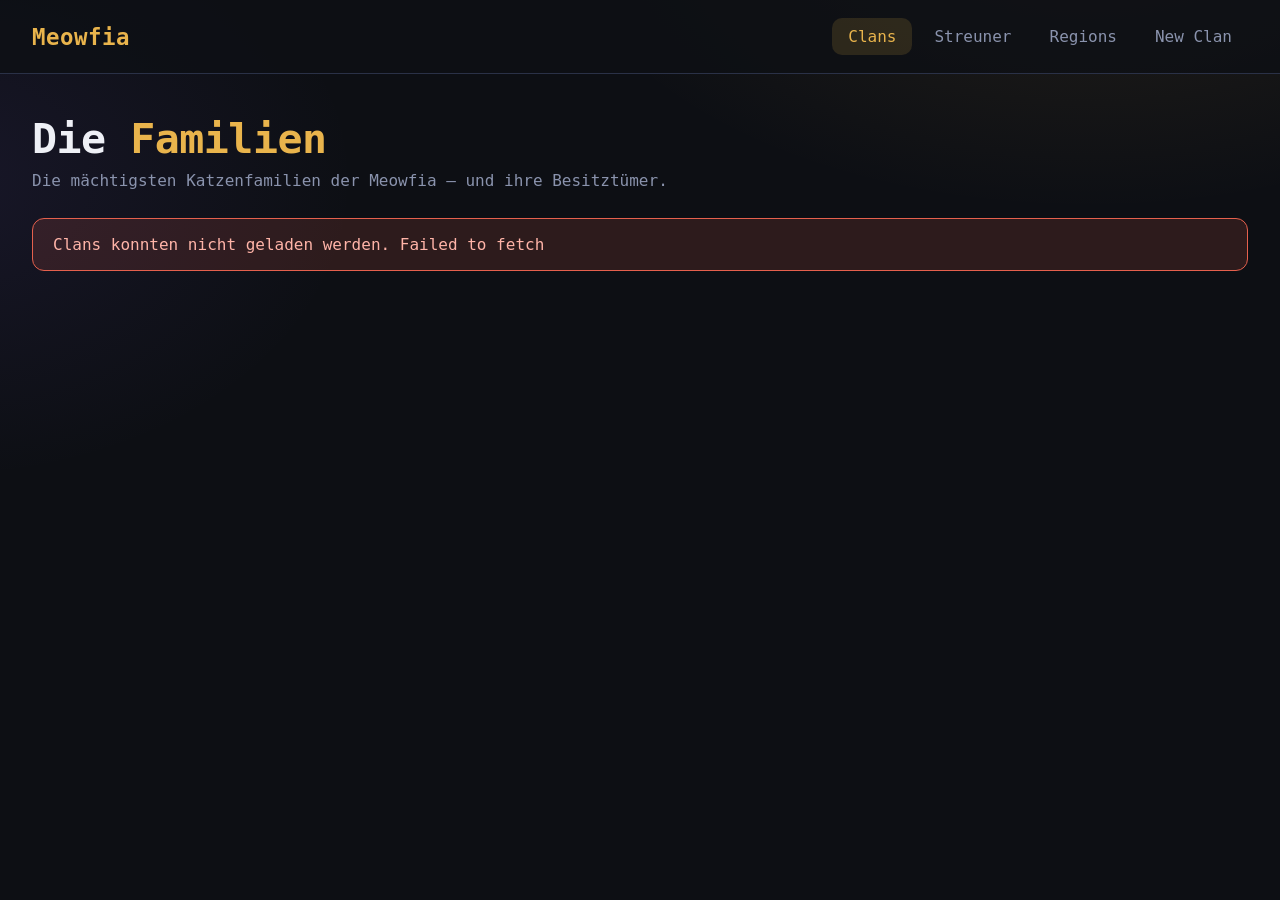
<file: index.html>
<!DOCTYPE html>
<html lang="de">

<head>
    <meta charset="UTF-8">
    <meta name="viewport" content="width=device-width, initial-scale=1.0">
    <title>Meowfia - Die Clans</title>
    <link rel="stylesheet" href="assets/css/style-clans.css">
    <script type="module" src="assets/js/main.js" defer></script>
</head>

<body>
    <header>
        <nav>
            <p>Meowfia</p>
            <ul>
                <li class="active"><a href="./index.html">Clans</a></li>
                <li><a href="./assets/html/streuner.html">Streuner</a></li>
                <li><a href="./assets/html/region.html">Regions</a></li>
                <li><a href="./assets/html/createClan.html">New Clan</a></li>
            </ul>
        </nav>
    </header>

    <main class="clanlistpage">
        <section class="pagehead">
            <h1>Die <span>Familien</span></h1>
            <p>Die mächtigsten Katzenfamilien der Meowfia – und ihre Besitztümer.</p>
        </section>

        <div class="error clanerror" role="alert" aria-live="polite"></div>
        <section class="clans" aria-label="Alle Clans">
            <p class="clanstatus">Lade Clans …</p>
        </section>
    </main>
</body>

</html>
</file>
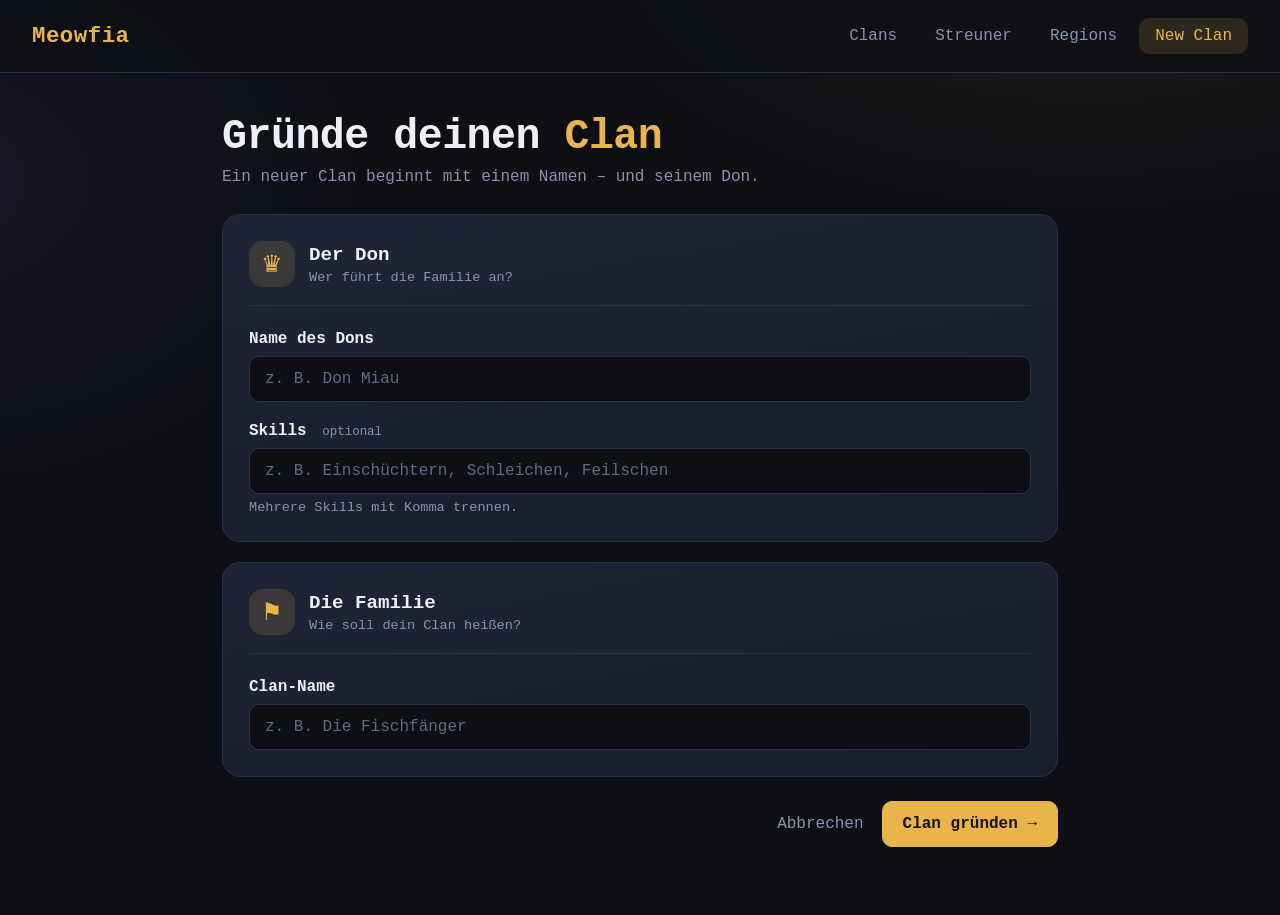
<file: assets/html/createClan.html>
<!DOCTYPE html>
<html lang="de">

<head>
    <meta charset="UTF-8">
    <meta name="viewport" content="width=device-width, initial-scale=1.0">
    <title>Meowfia - Clan gründen</title>
    <link rel="stylesheet" href="../css/style.css">
    <link rel="stylesheet" href="../css/createClan.css">
    <script type="module" src="../js/createClan.js" defer></script>
</head>

<body>
    <header>
        <nav>
            <p>Meowfia</p>
            <ul>
                <li><a href="../../index.html">Clans</a></li>
                <li><a href="./streuner.html">Streuner</a></li>
                <li><a href="./region.html">Regions</a></li>
                <li class="active">New Clan</li>
            </ul>
        </nav>
    </header>

    <main class="clanpage">
        <section class="pagehead">
            <h1>Gründe deinen <span>Clan</span></h1>
            <p>Ein neuer Clan beginnt mit einem Namen – und seinem Don.</p>
        </section>

        <div class="error clanmessage" role="alert" aria-live="polite"></div>
        <div class="success clanmessage" role="status" aria-live="polite"></div>

        <form class="clanform">
            <section class="clanformcard">
                <div class="formsectionhead">
                    <span class="formicon" aria-hidden="true">♛</span>
                    <div>
                        <h2>Der Don</h2>
                        <p>Wer führt die Familie an?</p>
                    </div>
                </div>

                <label for="donName">Name des Dons</label>
                <input id="donName" name="donName" type="text" maxlength="80" placeholder="z. B. Don Miau"
                    autocomplete="off" required>

                <label for="donSkills">Skills <span class="optional">optional</span></label>
                <input id="donSkills" name="donSkills" type="text"
                    placeholder="z. B. Einschüchtern, Schleichen, Feilschen">
                <small class="fieldhint">Mehrere Skills mit Komma trennen.</small>
            </section>

            <section class="clanformcard">
                <div class="formsectionhead">
                    <span class="formicon" aria-hidden="true">⚑</span>
                    <div>
                        <h2>Die Familie</h2>
                        <p>Wie soll dein Clan heißen?</p>
                    </div>
                </div>

                <label for="clanName">Clan-Name</label>
                <input id="clanName" name="clanName" type="text" maxlength="80" placeholder="z. B. Die Fischfänger"
                    autocomplete="off" required>
            </section>

            <div class="formactions">
                <a class="cancel-link" href="../../index.html">Abbrechen</a>
                <button type="submit" class="createbutton">
                    Clan gründen <span aria-hidden="true">→</span>
                </button>
            </div>
        </form>
    </main>
</body>

</html>
</file>
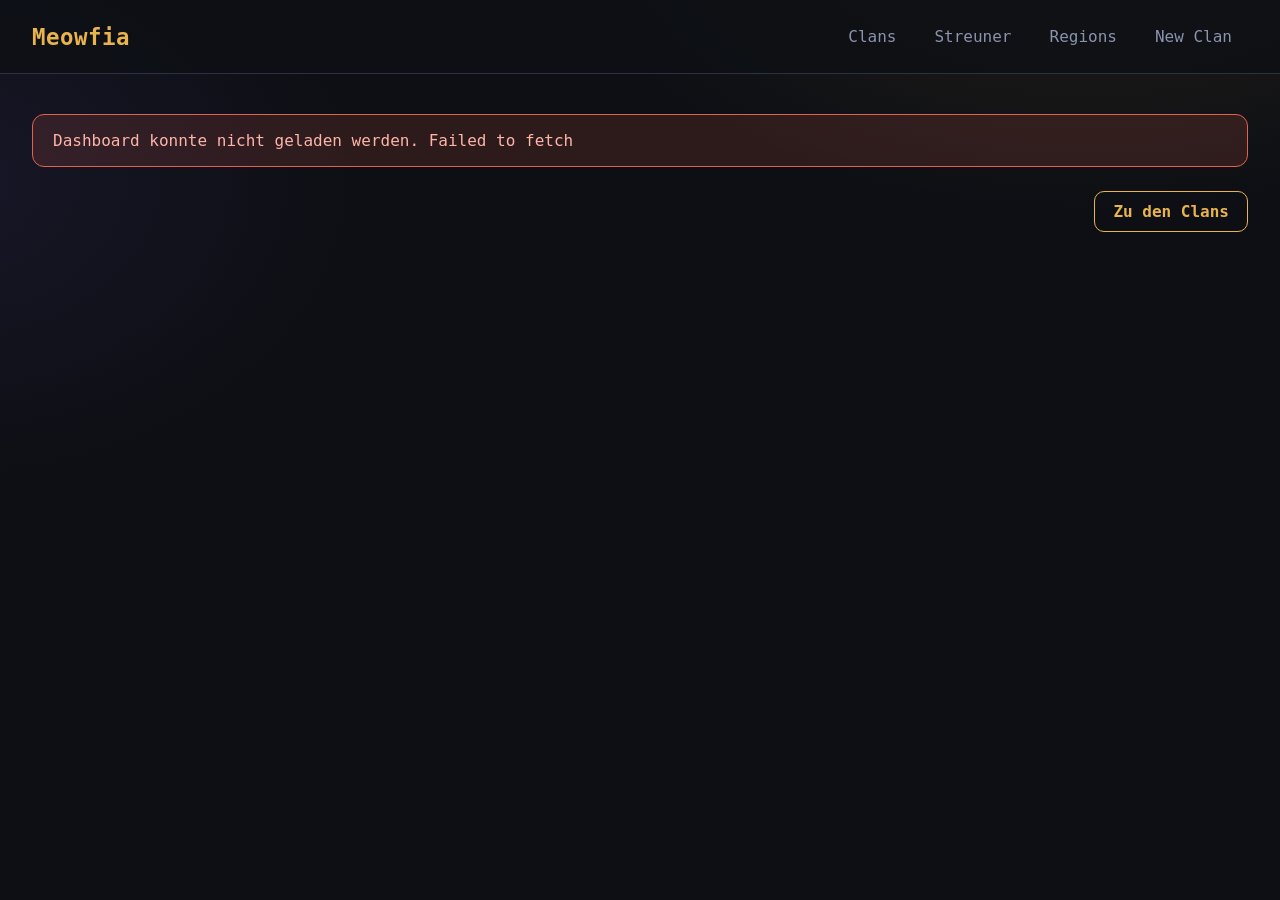
<file: assets/html/dashboard.html>
<!DOCTYPE html>
<html lang="de">

<head>
    <meta charset="UTF-8">
    <meta name="viewport" content="width=device-width, initial-scale=1.0">
    <title>Meowfia - Dashboard</title>
    <link rel="stylesheet" href="../css/style.css">
    <link rel="stylesheet" href="../css/style-dashboard.css">
    <script type="module" src="../js/dashboard.js" defer></script>
</head>

<body>
    <header>
        <nav>
            <p>Meowfia</p>
            <ul>
                <li><a href="../../index.html">Clans</a></li>
                <li><a href="./streuner.html">Streuner</a></li>
                <li><a href="./region.html">Regions</a></li>
                <li><a href="./createClan.html">New Clan</a></li>
            </ul>
        </nav>
    </header>

    <main class="dashpage">
        <div class="error dasherror" role="alert" aria-live="polite"></div>

        <div class="dashboard">
            <p class="dashstatus">Lade Dashboard …</p>
        </div>
    </main>
</body>

</html>
</file>
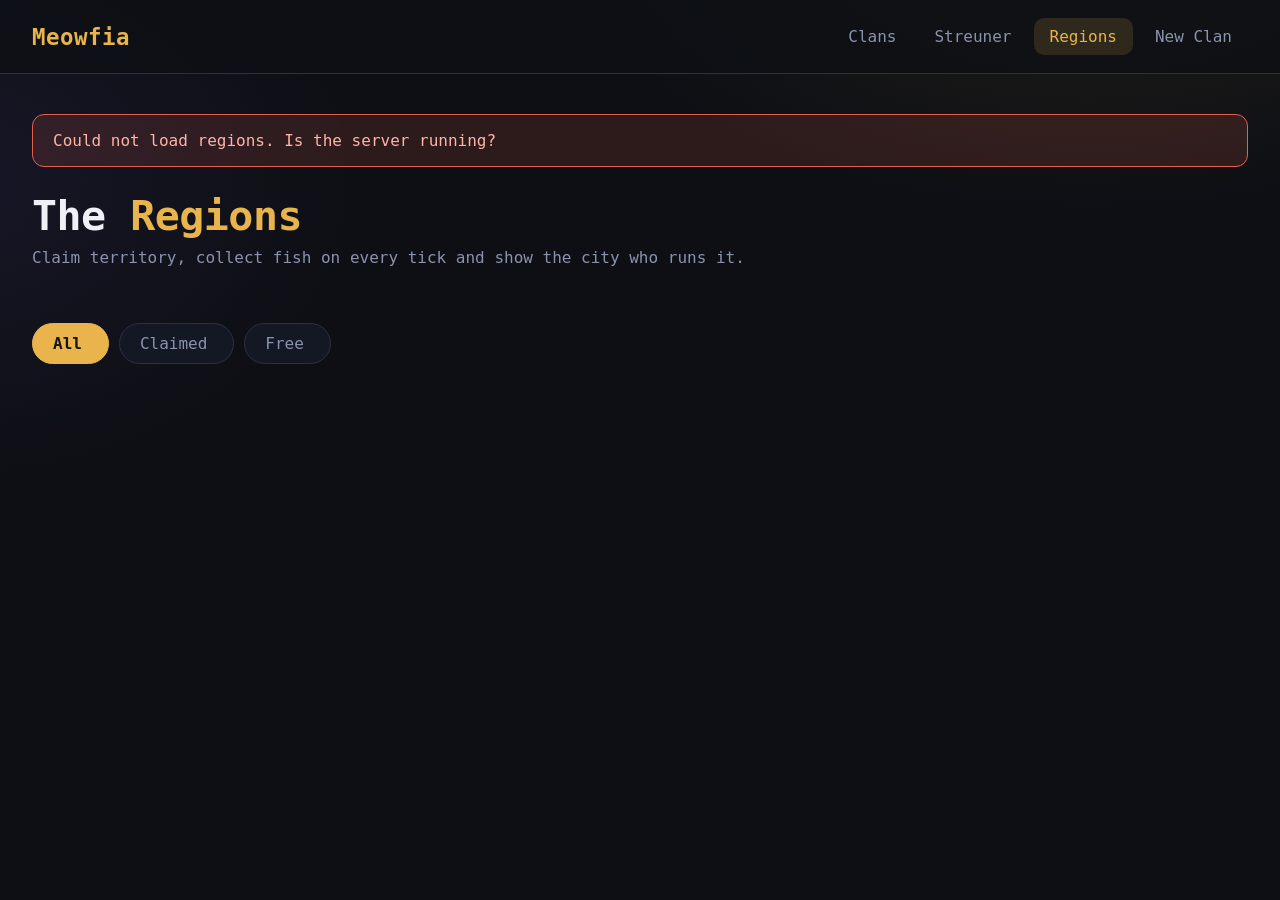
<file: assets/html/region.html>
<!DOCTYPE html>
<html lang="en">

<head>
    <meta charset="UTF-8">
    <meta name="viewport" content="width=device-width, initial-scale=1.0">
    <title>Meowfia Regions</title>
    <link rel="stylesheet" href="../css/style.css">
    <script type="module" src="../js/region.js" defer></script>
</head>

<body class="regionpage">
    <header>
        <nav>
            <p>Meowfia</p>
            <ul>
                <li><a href="../../index.html">Clans</a></li>
                <li><a href="./streuner.html">Streuner</a></li>
                <li class="active">Regions</li>
                <li><a href="./createClan.html">New Clan</a></li>
            </ul>
        </nav>
    </header>

    <main class="regionmain">
        <div class="error"></div>

        <section class="regionhead">
            <h1>The <span>Regions</span></h1>
            <p>Claim territory, collect fish on every tick and show the city who runs it.</p>
        </section>

        <section class="regionstats"></section>

        <div class="regionfilters">
            <button class="regionfilter active" type="button" data-filter="all">All <span class="count"></span></button>
            <button class="regionfilter" type="button" data-filter="claimed">Claimed <span
                    class="count"></span></button>
            <button class="regionfilter" type="button" data-filter="free">Free <span class="count"></span></button>
        </div>

        <div class="regions"></div>
    </main>

</body>

</html>
</file>
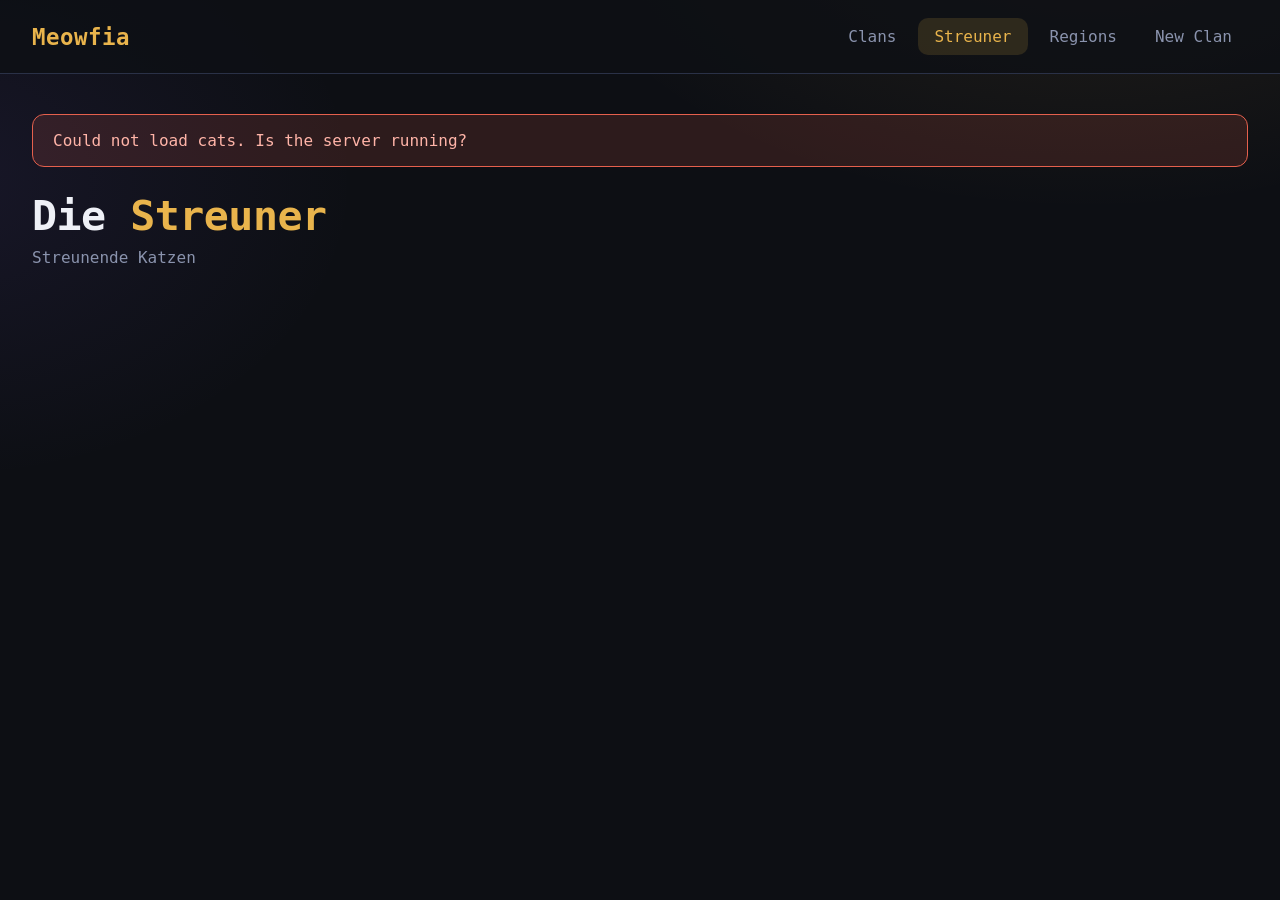
<file: assets/html/streuner.html>
<!DOCTYPE html>
<html lang="en">

<head>
    <meta charset="UTF-8">
    <meta name="viewport" content="width=device-width, initial-scale=1.0">
    <title>Meowfia Streuner</title>
    <link rel="stylesheet" href="../css/style.css">
    <script type="module" src="../js/streuner.js" defer></script>
</head>

<body>
    <header>
        <nav>
            <p>Meowfia</p>
            <ul>
                <li><a href="../../index.html">Clans</a></li>
                <li class="active">Streuner</li>
                <li><a href="./region.html">Regions</a></li>
                <li><a href="./createClan.html">New Clan</a></li>
            </ul>
        </nav>
    </header>
    <main>
        <div class="error"></div>

        <section class="pagehead">
            <h1>Die <span>Streuner</span></h1>
            <p>Streunende Katzen</p>
        </section>

        <section class="members"></section>
    </main>
</body>

</html>
</file>
<file: assets/css/style-clans.css>
* {
    margin: 0;
    padding: 0;
    box-sizing: border-box;
    font-size: 16px;
    font-family: monospace;
}

nav {
    display: flex;
    justify-content: space-around;
    margin-bottom: 2rem;
}

.error {
    height: 15vh;
    display: none;
    padding-top: 7vh;
    font-size: larger;
    text-align: center;
    text-transform: uppercase;
    background: red;
}

.show {
    display: block;
}

nav>ul {
    list-style: none;
    display: flex;
    gap: 10px;
}

/* ==========================================================
   Meowfia theme (dark)
   Shared by all pages: variables, background, navigation and
   page layout. The region and member components follow below.
   ========================================================== */

body {
    --bg: #0d0f14;
    --bg2: #141824;
    --card: #181d2b;
    --card-hi: #1f2536;
    --line: #2a3147;
    --text: #eef0f6;
    --muted: #8a93ad;
    --gold: #e9b44c;
    --gold-soft: rgba(233, 180, 76, .14);
    --free: #5fd3a0;

    min-height: 100vh;
    color: var(--text);
    background:
        radial-gradient(900px 500px at 85% -10%, rgba(233, 180, 76, .10), transparent 60%),
        radial-gradient(700px 500px at -5% 20%, rgba(120, 90, 220, .10), transparent 60%),
        var(--bg);
}

.regionpage svg {
    display: block;
}

/* ---- navigation ---- */
header {
    border-bottom: 1px solid var(--line);
    background: rgba(13, 15, 20, .8);
}

nav {
    align-items: center;
    justify-content: space-between;
    max-width: 1400px;
    margin: 0 auto;
    padding: 18px 32px;
}

nav>p {
    font-size: 1.4rem;
    font-weight: 700;
    letter-spacing: .5px;
    color: var(--gold);
}

nav>ul {
    gap: 6px;
}

nav li {
    padding: 9px 16px;
    border-radius: 10px;
    color: var(--muted);
}

nav li:hover {
    color: var(--text);
}

nav li.active {
    background: var(--gold-soft);
    color: var(--gold);
}

nav a {
    color: inherit;
    text-decoration: none;
}

/* ---- page layout ---- */
main {
    max-width: 1400px;
    margin: 0 auto;
    padding: 40px 32px 56px;
}

.regionpage .error {
    height: auto;
    margin-bottom: 24px;
    padding: 16px 20px;
    border: 1px solid #e5604d;
    border-radius: 12px;
    background: rgba(229, 96, 77, .15);
    color: #ffb4a8;
    text-align: left;
    text-transform: none;
    font-size: 1rem;
}

.regionhead,
.pagehead {
    margin-bottom: 28px;
}

.regionhead h1,
.pagehead h1 {
    font-size: 2.6rem;
    letter-spacing: -.5px;
}

.regionhead h1 span,
.pagehead h1 span {
    font-size: inherit;
    color: var(--gold);
}

.regionhead p,
.pagehead p {
    margin-top: 8px;
    color: var(--muted);
}

/* ---- stats ---- */
.regionstats {
    display: grid;
    grid-template-columns: repeat(4, 1fr);
    gap: 16px;
    margin-bottom: 28px;
}

.regionstat {
    padding: 20px 22px;
    border: 1px solid var(--line);
    border-radius: 16px;
    background: linear-gradient(160deg, var(--card-hi), var(--card));
}

.regionstat small {
    display: block;
    font-size: .75rem;
    letter-spacing: 1.2px;
    text-transform: uppercase;
    color: var(--muted);
}

.regionstat strong {
    display: block;
    margin-top: 8px;
    font-size: 2rem;
}

.regionstat.green strong {
    color: var(--free);
}

.regionstat.gold strong {
    color: var(--gold);
}

/* ---- filters ---- */
.regionfilters {
    display: flex;
    flex-wrap: wrap;
    gap: 10px;
    margin-bottom: 24px;
}

.regionfilter {
    padding: 10px 20px;
    border: 1px solid var(--line);
    border-radius: 999px;
    background: var(--bg2);
    color: var(--muted);
    font-weight: 500;
    cursor: pointer;
}

.regionfilter:hover {
    color: var(--text);
}

.regionfilter.active {
    border-color: var(--gold);
    background: var(--gold);
    color: #17130a;
    font-weight: 700;
}

.regionfilter .count {
    margin-left: 6px;
    opacity: .7;
}

/* ---- region grid ---- */
.regions {
    display: grid;
    grid-template-columns: repeat(auto-fill, minmax(280px, 1fr));
    gap: 22px;
}

.regionstatus {
    grid-column: 1 / -1;
    padding: 40px 0;
    text-align: center;
    color: var(--muted);
}

/* ---- region card ---- */
.regioncard {
    --c: var(--line);
    position: relative;
    display: flex;
    flex-direction: column;
    gap: 18px;
    padding: 22px;
    overflow: hidden;
    border: 1px solid var(--line);
    border-radius: 18px;
    background: linear-gradient(170deg, var(--card-hi), var(--card));
    transition: transform .15s ease, border-color .15s ease;
}

.regioncard::before {
    content: "";
    position: absolute;
    inset: 0 0 auto 0;
    height: 4px;
    background: var(--c);
}

.regioncard:hover {
    transform: translateY(-3px);
    border-color: var(--c);
}

.regioncard.free {
    --c: var(--free);
    border-style: dashed;
    background: linear-gradient(170deg, #151a28, #11151f);
}

.regioncard.free::before {
    opacity: .6;
}

.regiontop {
    display: flex;
    align-items: center;
    justify-content: space-between;
}

.regionid {
    padding: 5px 10px;
    border: 1px solid var(--line);
    border-radius: 8px;
    background: var(--bg);
    font-size: .75rem;
    font-weight: 700;
    letter-spacing: 1.2px;
    color: var(--muted);
}

.regionbadge {
    display: flex;
    align-items: center;
    gap: 6px;
    padding: 5px 11px;
    border-radius: 999px;
    background: rgba(255, 255, 255, .06);
    font-size: .75rem;
    font-weight: 700;
}

.regionbadge::before {
    content: "";
    width: 8px;
    height: 8px;
    border-radius: 50%;
    background: var(--c);
}

.regioncard.free .regionbadge {
    background: rgba(95, 211, 160, .14);
    color: var(--free);
}

.regionname {
    min-height: 2.4em;
    font-size: 1.4rem;
    line-height: 1.2;
}

.regionrate {
    display: flex;
    align-items: center;
    gap: 14px;
    padding: 14px 16px;
    border: 1px solid var(--line);
    border-radius: 14px;
    background: var(--bg);
}

.regionrateicon {
    display: grid;
    place-items: center;
    flex: none;
    width: 40px;
    height: 40px;
    border-radius: 12px;
    background: var(--gold-soft);
    color: var(--gold);
}

.regionratevalue {
    font-size: 1.7rem;
    line-height: 1;
    color: var(--gold);
}

.regionrate small {
    display: block;
    margin-top: 4px;
    font-size: .75rem;
    color: var(--muted);
}

.regionowner {
    display: flex;
    align-items: center;
    gap: 12px;
    margin-top: auto;
    padding-top: 16px;
    border-top: 1px solid var(--line);
}

.regionavatar {
    display: grid;
    place-items: center;
    flex: none;
    width: 40px;
    height: 40px;
    border-radius: 50%;
    background: var(--c);
    color: #0d0f14;
    font-weight: 700;
}

.regionowner small {
    display: block;
    font-size: .75rem;
    color: var(--muted);
}

.regionownername {
    font-weight: 600;
}

.regioncard.free .regionavatar {
    border: 1.5px dashed var(--muted);
    background: transparent;
    color: var(--muted);
}

.regioncard.free .regionownername {
    color: var(--muted);
}

/* ---- small screens ---- */
@media (max-width: 1000px) {
    .regionstats {
        grid-template-columns: repeat(2, 1fr);
    }
}

@media (max-width: 600px) {
    nav {
        flex-wrap: wrap;
        gap: 8px 12px;
        padding: 14px 16px;
    }

    nav li {
        padding: 8px 12px;
    }

    main {
        padding: 28px 16px 40px;
    }

    .regionstats {
        grid-template-columns: 1fr;
    }
}


/* ==========================================================
   Members page (index.html)
   Restyles the cards that main.js builds: .cardcontainer with
   .cardimage and .classinfo (name, .memberrank, .speciality)
   ========================================================== */

.members {
    display: grid;
    grid-template-columns: repeat(auto-fill, minmax(min(340px, 100%), 1fr));
    gap: 22px;
    justify-content: normal;
}

.cardcontainer {
    position: relative;
    width: auto;
    min-height: 170px;
    overflow: hidden;
    border: 1px solid var(--line);
    border-radius: 18px;
    background: linear-gradient(170deg, var(--card-hi), var(--card));
    transition: transform .15s ease, border-color .15s ease;
}

.cardcontainer::before {
    content: "";
    position: absolute;
    inset: 0 0 auto 0;
    z-index: 2;
    height: 4px;
    background: var(--gold);
}

.cardcontainer:hover {
    transform: translateY(-3px);
    border-color: var(--gold);
}

/* slow zoom into the cat picture while the card is hovered */
.cardcontainer:hover .cardimage {
    transform: scale(1.12);
}

.cardimage {
    width: 42%;
    flex: none;
    align-self: stretch;
    object-fit: cover;
    background: var(--bg);
    transition: transform .8s cubic-bezier(.2, .6, .2, 1);
}

.classinfo {
    /* opaque + above the image, so the zoomed picture never bleeds into the text area */
    position: relative;
    z-index: 1;
    flex: 1;
    min-width: 0;
    padding: 22px 20px;
    gap: 10px;
    background: linear-gradient(170deg, var(--card-hi), var(--card));
}

.classinfo p {
    font-size: 1.25rem;
    font-weight: 700;
    line-height: 1.2;
    overflow-wrap: anywhere;
}

.memberrank {
    align-self: flex-start;
    padding: 4px 11px;
    border: 1px solid rgba(233, 180, 76, .35);
    border-radius: 999px;
    background: var(--gold-soft);
    color: var(--gold);
    font-size: .75rem;
    font-weight: 700;
    letter-spacing: 1px;
    text-transform: uppercase;
}

.speciality {
    font-size: .9rem;
    line-height: 1.4;
    color: var(--muted);
}

.speciality::before {
    content: "Speciality";
    display: block;
    margin-bottom: 2px;
    font-size: .7rem;
    letter-spacing: 1.2px;
    text-transform: uppercase;
    opacity: .7;
}

.speciality:empty {
    display: none;
}

@media (prefers-reduced-motion: reduce) {

    .cardcontainer,
    .cardimage {
        transition: none;
    }

    .cardcontainer:hover,
    .cardcontainer:hover .cardimage {
        transform: none;
    }
}

/* ==========================================================
   Clan list (index.html)
   ========================================================== */

.clanlistpage .clanerror {
    height: auto;
    margin-bottom: 24px;
    padding: 16px 20px;
    border: 1px solid #e5604d;
    border-radius: 12px;
    background: rgba(229, 96, 77, .15);
    color: #ffb4a8;
    text-align: left;
    text-transform: none;
    font-size: 1rem;
}

.clans {
    display: grid;
    grid-template-columns: repeat(auto-fill, minmax(min(360px, 100%), 1fr));
    gap: 22px;
}

.clanstatus {
    grid-column: 1 / -1;
    padding: 48px 12px;
    color: var(--muted);
    text-align: center;
}

.clancard {
    position: relative;
    display: flex;
    flex-direction: column;
    gap: 20px;
    min-width: 0;
    padding: 24px;
    overflow: hidden;
    border: 1px solid var(--line);
    border-radius: 18px;
    background: linear-gradient(170deg, var(--card-hi), var(--card));
    transition: transform .15s ease, border-color .15s ease;
}

.clancard::before {
    content: "";
    position: absolute;
    inset: 0 0 auto;
    height: 4px;
    background: var(--gold);
}

.clancard:hover {
    transform: translateY(-3px);
    border-color: var(--gold);
}

.clantop {
    display: flex;
    align-items: center;
    justify-content: space-between;
    gap: 10px;
}

.clanid {
    padding: 5px 10px;
    border: 1px solid var(--line);
    border-radius: 8px;
    background: var(--bg);
    color: var(--muted);
    font-size: .7rem;
    font-weight: 700;
    letter-spacing: 1px;
}

.clanbadge {
    padding: 5px 10px;
    border-radius: 999px;
    background: var(--gold-soft);
    color: var(--gold);
    font-size: .7rem;
    font-weight: 700;
}

.clanname {
    min-height: 2.4em;
    font-size: 1.45rem;
    line-height: 1.2;
    overflow-wrap: anywhere;
}

.clandon {
    display: flex;
    align-items: center;
    gap: 14px;
    padding: 14px;
    border: 1px solid var(--line);
    border-radius: 14px;
    background: var(--bg);
}

.clanavatar {
    display: block;
    flex: none;
    width: 66px;
    height: 66px;
    border: 2px solid rgba(233, 180, 76, .45);
    border-radius: 50%;
    object-fit: cover;
    background: var(--card-hi);
}

.clanavatar.avatarfallback {
    background:
        radial-gradient(circle at 50% 40%, rgba(233, 180, 76, .2), transparent 65%),
        var(--card-hi);
}

.clandoninfo {
    display: flex;
    flex-direction: column;
    gap: 5px;
    min-width: 0;
}

.clandoninfo small {
    color: var(--muted);
    font-size: .68rem;
    letter-spacing: 1.1px;
}

.donname {
    font-size: 1.05rem;
    overflow-wrap: anywhere;
}

.clanstats {
    display: grid;
    grid-template-columns: repeat(3, minmax(0, 1fr));
    gap: 10px;
    margin-top: auto;
}

.clanstat {
    display: flex;
    align-items: center;
    gap: 9px;
    min-width: 0;
    padding: 12px 10px;
    border: 1px solid var(--line);
    border-radius: 12px;
    background: rgba(13, 15, 20, .55);
}

.clanstaticon {
    color: var(--muted);
    font-size: 1.15rem;
}

.clanstattext {
    display: flex;
    flex-direction: column;
    min-width: 0;
    gap: 3px;
}

.clanstattext strong {
    font-size: 1.15rem;
    line-height: 1.1;
    overflow-wrap: anywhere;
}

.clanstattext small {
    color: var(--muted);
    font-size: .65rem;
}

.fishstat .clanstaticon,
.fishstat .clanstattext strong {
    color: var(--gold);
}

@media (max-width: 600px) {
    .clancard {
        padding: 20px;
    }

    .clanstats {
        gap: 7px;
    }

    .clanstat {
        flex-direction: column;
        align-items: flex-start;
        gap: 6px;
        padding: 10px 8px;
    }
}

@media (prefers-reduced-motion: reduce) {
    .clancard {
        transition: none;
    }

    .clancard:hover {
        transform: none;
    }
}

/* ==========================================================
   Clan-Karten: Avatar, Don und Wählen-Button
   ========================================================== */

.clandon {
    gap: 18px;
    padding: 18px;
    background: linear-gradient(135deg,
            rgba(233, 180, 76, .08),
            var(--bg));
}

.clanavatar {
    width: 86px;
    height: 86px;
    flex: 0 0 86px;
    object-fit: cover;
    object-position: center;
    border: 3px solid var(--gold);
    border-radius: 50%;
    background: var(--card-hi);
    box-shadow:
        0 0 0 4px rgba(233, 180, 76, .10),
        0 5px 18px rgba(0, 0, 0, .35);
    transition: transform .2s ease, box-shadow .2s ease;
}

.clancard:hover .clanavatar {
    transform: scale(1.05);
    box-shadow:
        0 0 0 5px rgba(233, 180, 76, .16),
        0 7px 22px rgba(0, 0, 0, .4);
}

.clandoninfo {
    gap: 7px;
}

.clandoninfo small {
    color: var(--gold);
    font-size: .7rem;
    font-weight: 700;
    letter-spacing: 1.5px;
}

.donname {
    display: block;
    color: var(--text);
    font-size: 1.2rem;
    font-weight: 700;
    line-height: 1.3;
    overflow-wrap: anywhere;
}

/* Wählen-Button */

.clanselect {
    width: 100%;
    margin-top: 2px;
    padding: 13px 20px;

    border: 1px solid var(--gold);
    border-radius: 12px;

    background: linear-gradient(135deg,
            #e9b44c,
            #c9902d);

    color: #17130a;
    font-family: monospace;
    font-size: 1rem;
    font-weight: 800;
    letter-spacing: 1px;

    cursor: pointer;

    box-shadow: 0 4px 14px rgba(233, 180, 76, .15);

    transition:
        transform .15s ease,
        box-shadow .15s ease,
        filter .15s ease;
}

.clanselect:hover {
    transform: translateY(-2px);
    filter: brightness(1.12);
    box-shadow: 0 7px 20px rgba(233, 180, 76, .3);
}

.clanselect:active {
    transform: translateY(0) scale(.98);
}

.clanselect:focus-visible {
    outline: 2px solid var(--text);
    outline-offset: 4px;
}

/* Tatzen-Cursor für Buttons */

/* Schöner Tatzen-Cursor für Buttons */

button,
.clanselect {
    cursor: url("data:image/svg+xml,%3Csvg xmlns='http://www.w3.org/2000/svg' width='36' height='36' viewBox='0 0 36 36'%3E%3Cdefs%3E%3ClinearGradient id='p' x1='0' y1='0' x2='1' y2='1'%3E%3Cstop offset='0%25' stop-color='%23ffe49a'/%3E%3Cstop offset='100%25' stop-color='%23e9a52f'/%3E%3C/linearGradient%3E%3C/defs%3E%3Cg fill='url(%23p)' stroke='%237c4b16' stroke-width='1.4' stroke-linejoin='round'%3E%3Cellipse cx='8' cy='11' rx='3.5' ry='4.5' transform='rotate(-25 8 11)'/%3E%3Cellipse cx='16' cy='7' rx='3.5' ry='4.5' transform='rotate(-8 16 7)'/%3E%3Cellipse cx='24' cy='9' rx='3.5' ry='4.5' transform='rotate(15 24 9)'/%3E%3Cellipse cx='30' cy='16' rx='3' ry='4' transform='rotate(35 30 16)'/%3E%3Cpath d='M18 14 C12 14 7 19 7 25 C7 30 12 31 18 29 C24 31 29 30 29 25 C29 19 24 14 18 14Z'/%3E%3C/g%3E%3C/svg%3E") 18 18, pointer;
}

/* Mobile */

@media (max-width: 600px) {
    .clandon {
        padding: 14px;
    }

    .clanavatar {
        width: 76px;
        height: 76px;
        flex-basis: 76px;
    }

    .donname {
        font-size: 1.05rem;
    }

    .clanselect {
        padding: 12px;
    }
}

/* Animationen bei reduzierter Bewegung deaktivieren */

@media (prefers-reduced-motion: reduce) {

    .clanavatar,
    .clanselect {
        transition: none;
    }
}
</file>
<file: assets/css/style.css>
* {
    margin: 0;
    padding: 0;
    box-sizing: border-box;
    font-size: 16px;
    font-family: monospace;
}

nav {
    display: flex;
    justify-content: space-around;
    margin-bottom: 2rem;
}

.error {
    height: 15vh;
    display: none;
    padding-top: 7vh;
    font-size: larger;
    text-align: center;
    text-transform: uppercase;
    background: red;
}

.show {
    display: block;
}

nav>ul {
    list-style: none;
    display: flex;
    gap: 10px;
}

.members {
    display: flex;
    flex-wrap: wrap;
    gap: 10px;
    justify-content: space-around;
}

.cardcontainer {
    display: flex;
    flex-wrap: nowrap;
    width: 33%;
    border: 1px solid rgb(151, 151, 151);
}

.cardimage {
    width: 50%;
}

.classinfo {
    display: flex;
    flex-direction: column;
    justify-content: center;
    gap: 10px;
}

.memberrank {
    background: lightpink;
    color: white;
    padding: 3px;

}

.speciality {}

.preview {
    width: 200px;
}


/* ==========================================================
   Meowfia theme (dark)
   Shared by all pages: variables, background, navigation and
   page layout. The region and member components follow below.
   ========================================================== */

body {
    --bg: #0d0f14;
    --bg2: #141824;
    --card: #181d2b;
    --card-hi: #1f2536;
    --line: #2a3147;
    --text: #eef0f6;
    --muted: #8a93ad;
    --gold: #e9b44c;
    --gold-soft: rgba(233, 180, 76, .14);
    --free: #5fd3a0;

    min-height: 100vh;
    color: var(--text);
    background:
        radial-gradient(900px 500px at 85% -10%, rgba(233, 180, 76, .10), transparent 60%),
        radial-gradient(700px 500px at -5% 20%, rgba(120, 90, 220, .10), transparent 60%),
        var(--bg);
}

.regionpage svg {
    display: block;
}

/* ---- navigation ---- */
header {
    border-bottom: 1px solid var(--line);
    background: rgba(13, 15, 20, .8);
}

nav {
    align-items: center;
    justify-content: space-between;
    max-width: 1400px;
    margin: 0 auto;
    padding: 18px 32px;
}

nav>p {
    font-size: 1.4rem;
    font-weight: 700;
    letter-spacing: .5px;
    color: var(--gold);
}

nav>ul {
    gap: 6px;
}

nav li {
    padding: 9px 16px;
    border-radius: 10px;
    color: var(--muted);
}

nav li:hover {
    color: var(--text);
}

nav li.active {
    background: var(--gold-soft);
    color: var(--gold);
}

nav a {
    color: inherit;
    text-decoration: none;
}

/* ---- page layout ---- */
main {
    max-width: 1400px;
    margin: 0 auto;
    padding: 40px 32px 56px;
}

.error {
    height: auto;
    margin-bottom: 24px;
    padding: 16px 20px;
    border: 1px solid #e5604d;
    border-radius: 12px;
    background: rgba(229, 96, 77, .15);
    color: #ffb4a8;
    text-align: left;
    text-transform: none;
    font-size: 1rem;
}

.regionhead,
.pagehead {
    margin-bottom: 28px;
}

.regionhead h1,
.pagehead h1 {
    font-size: 2.6rem;
    letter-spacing: -.5px;
}

.regionhead h1 span,
.pagehead h1 span {
    font-size: inherit;
    color: var(--gold);
}

.regionhead p,
.pagehead p {
    margin-top: 8px;
    color: var(--muted);
}

/* ---- stats ---- */
.regionstats {
    display: grid;
    grid-template-columns: repeat(4, 1fr);
    gap: 16px;
    margin-bottom: 28px;
}

.regionstat {
    padding: 20px 22px;
    border: 1px solid var(--line);
    border-radius: 16px;
    background: linear-gradient(160deg, var(--card-hi), var(--card));
}

.regionstat small {
    display: block;
    font-size: .75rem;
    letter-spacing: 1.2px;
    text-transform: uppercase;
    color: var(--muted);
}

.regionstat strong {
    display: block;
    margin-top: 8px;
    font-size: 2rem;
}

.regionstat.green strong {
    color: var(--free);
}

.regionstat.gold strong {
    color: var(--gold);
}

/* ---- filters ---- */
.regionfilters {
    display: flex;
    flex-wrap: wrap;
    gap: 10px;
    margin-bottom: 24px;
}

.regionfilter {
    padding: 10px 20px;
    border: 1px solid var(--line);
    border-radius: 999px;
    background: var(--bg2);
    color: var(--muted);
    font-weight: 500;
    cursor: pointer;
}

.regionfilter:hover {
    color: var(--text);
}

.regionfilter.active {
    border-color: var(--gold);
    background: var(--gold);
    color: #17130a;
    font-weight: 700;
}

.regionfilter .count {
    margin-left: 6px;
    opacity: .7;
}

/* ---- region grid ---- */
.regions {
    display: grid;
    grid-template-columns: repeat(auto-fill, minmax(280px, 1fr));
    gap: 22px;
}

.regionstatus {
    grid-column: 1 / -1;
    padding: 40px 0;
    text-align: center;
    color: var(--muted);
}

/* ---- region card ---- */
.regioncard {
    --c: var(--line);
    position: relative;
    display: flex;
    flex-direction: column;
    gap: 18px;
    padding: 22px;
    overflow: hidden;
    border: 1px solid var(--line);
    border-radius: 18px;
    background: linear-gradient(170deg, var(--card-hi), var(--card));
    transition: transform .15s ease, border-color .15s ease;
}

.regioncard::before {
    content: "";
    position: absolute;
    inset: 0 0 auto 0;
    height: 4px;
    background: var(--c);
}

.regioncard:hover {
    transform: translateY(-3px);
    border-color: var(--c);
}

.regioncard.free {
    --c: var(--free);
    border-style: dashed;
    background: linear-gradient(170deg, #151a28, #11151f);
}

.regioncard.free::before {
    opacity: .6;
}

.regiontop {
    display: flex;
    align-items: center;
    justify-content: space-between;
}

.regionid {
    padding: 5px 10px;
    border: 1px solid var(--line);
    border-radius: 8px;
    background: var(--bg);
    font-size: .75rem;
    font-weight: 700;
    letter-spacing: 1.2px;
    color: var(--muted);
}

.regionbadge {
    display: flex;
    align-items: center;
    gap: 6px;
    padding: 5px 11px;
    border-radius: 999px;
    background: rgba(255, 255, 255, .06);
    font-size: .75rem;
    font-weight: 700;
}

.regionbadge::before {
    content: "";
    width: 8px;
    height: 8px;
    border-radius: 50%;
    background: var(--c);
}

.regioncard.free .regionbadge {
    background: rgba(95, 211, 160, .14);
    color: var(--free);
}

.regionname {
    min-height: 2.4em;
    font-size: 1.4rem;
    line-height: 1.2;
}

.regionrate {
    display: flex;
    align-items: center;
    gap: 14px;
    padding: 14px 16px;
    border: 1px solid var(--line);
    border-radius: 14px;
    background: var(--bg);
}

.regionrateicon {
    display: grid;
    place-items: center;
    flex: none;
    width: 40px;
    height: 40px;
    border-radius: 12px;
    background: var(--gold-soft);
    color: var(--gold);
}

.regionratevalue {
    font-size: 1.7rem;
    line-height: 1;
    color: var(--gold);
}

.regionrate small {
    display: block;
    margin-top: 4px;
    font-size: .75rem;
    color: var(--muted);
}

.regionowner {
    display: flex;
    align-items: center;
    gap: 12px;
    margin-top: auto;
    padding-top: 16px;
    border-top: 1px solid var(--line);
}

.regionavatar {
    display: grid;
    place-items: center;
    flex: none;
    width: 40px;
    height: 40px;
    border-radius: 50%;
    background: var(--c);
    color: #0d0f14;
    font-weight: 700;
}

.regionowner small {
    display: block;
    font-size: .75rem;
    color: var(--muted);
}

.regionownername {
    font-weight: 600;
}

.regioncard.free .regionavatar {
    border: 1.5px dashed var(--muted);
    background: transparent;
    color: var(--muted);
}

.regioncard.free .regionownername {
    color: var(--muted);
}

/* ---- small screens ---- */
@media (max-width: 1000px) {
    .regionstats {
        grid-template-columns: repeat(2, 1fr);
    }
}

@media (max-width: 600px) {
    nav {
        flex-wrap: wrap;
        gap: 8px 12px;
        padding: 14px 16px;
    }

    nav>ul {
        flex-wrap: wrap;
    }

    nav li {
        padding: 8px 12px;
        white-space: nowrap;
    }

    main {
        padding: 28px 16px 40px;
    }

    .regionstats {
        grid-template-columns: 1fr;
    }
}


/* ==========================================================
   Members page (index.html)
   Restyles the cards that main.js builds: .cardcontainer with
   .cardimage and .classinfo (name, .memberrank, .speciality)
   ========================================================== */

.members {
    display: grid;
    grid-template-columns: repeat(auto-fill, minmax(min(340px, 100%), 1fr));
    gap: 22px;
    justify-content: normal;
}

.cardcontainer {
    position: relative;
    width: auto;
    min-height: 170px;
    overflow: hidden;
    border: 1px solid var(--line);
    border-radius: 18px;
    background: linear-gradient(170deg, var(--card-hi), var(--card));
    transition: transform .15s ease, border-color .15s ease;
}

.cardcontainer::before {
    content: "";
    position: absolute;
    inset: 0 0 auto 0;
    z-index: 2;
    height: 4px;
    background: var(--gold);
}

.cardcontainer:hover {
    transform: translateY(-3px);
    border-color: var(--gold);
}

/* slow zoom into the cat picture while the card is hovered */
.cardcontainer:hover .cardimage {
    transform: scale(1.12);
}

.cardimage {
    width: 42%;
    flex: none;
    align-self: stretch;
    object-fit: cover;
    background: var(--bg);
    transition: transform .8s cubic-bezier(.2, .6, .2, 1);
}

.classinfo {
    /* opaque + above the image, so the zoomed picture never bleeds into the text area */
    position: relative;
    z-index: 1;
    flex: 1;
    min-width: 0;
    padding: 22px 20px;
    gap: 10px;
    background: linear-gradient(170deg, var(--card-hi), var(--card));
}

.classinfo p {
    font-size: 1.25rem;
    font-weight: 700;
    line-height: 1.2;
    overflow-wrap: anywhere;
}

.memberrank {
    align-self: flex-start;
    padding: 4px 11px;
    border: 1px solid rgba(233, 180, 76, .35);
    border-radius: 999px;
    background: var(--gold-soft);
    color: var(--gold);
    font-size: .75rem;
    font-weight: 700;
    letter-spacing: 1px;
    text-transform: uppercase;
}

.speciality {
    font-size: .9rem;
    line-height: 1.4;
    color: var(--muted);
}

.speciality::before {
    content: "Speciality";
    display: block;
    margin-bottom: 2px;
    font-size: .7rem;
    letter-spacing: 1.2px;
    text-transform: uppercase;
    opacity: .7;
}

.speciality:empty {
    display: none;
}

@media (prefers-reduced-motion: reduce) {

    .cardcontainer,
    .cardimage {
        transition: none;
    }

    .cardcontainer:hover,
    .cardcontainer:hover .cardimage {
        transform: none;
    }
}


/* ==========================================================
   Clans page (index.html)
   Cards built by main.js: .clancard with the don's picture
   (.clanpic > .clanavatar + .clandon) and the clan details
   (.clanname + .clanstats > .clanstat)
   ========================================================== */

.clans {
    display: grid;
    grid-template-columns: repeat(auto-fill, minmax(min(300px, 100%), 1fr));
    gap: 22px;
}

.clancard {
    position: relative;
    display: flex;
    flex-direction: column;
    overflow: hidden;
    border: 1px solid var(--line);
    border-radius: 18px;
    background: linear-gradient(170deg, var(--card-hi), var(--card));
    transition: transform .15s ease, border-color .15s ease;
}

.clancard::before {
    content: "";
    position: absolute;
    inset: 0 0 auto 0;
    z-index: 3;
    height: 4px;
    background: var(--gold);
}

.clancard:hover {
    transform: translateY(-3px);
    border-color: var(--gold);
}

/* ---- the don's picture ---- */
.clanpic {
    position: relative;
    height: 210px;
    overflow: hidden;
    background: var(--bg);
}

/* fade the picture into the card so the don's name stays readable */
.clanpic::after {
    content: "";
    position: absolute;
    inset: 40% 0 0 0;
    z-index: 1;
    background: linear-gradient(to bottom, transparent, rgba(13, 15, 20, .92));
    pointer-events: none;
}

.clanavatar {
    display: block;
    width: 100%;
    height: 100%;
    object-fit: cover;
    transition: transform .8s cubic-bezier(.2, .6, .2, 1);
}

/* slow zoom into the don while the card is hovered */
.clancard:hover .clanavatar {
    transform: scale(1.12);
}

/* shown instead of the picture when the image is missing or fails to load */
.clanavatar.fallback {
    display: grid;
    place-items: center;
    background: radial-gradient(circle at 30% 20%, rgba(233, 180, 76, .22), transparent 60%), var(--bg2);
    color: var(--gold);
    font-size: 3.5rem;
    font-weight: 700;
    letter-spacing: 2px;
}

.clandon {
    position: absolute;
    right: 20px;
    bottom: 16px;
    left: 20px;
    z-index: 2;
    display: flex;
    flex-direction: column;
    align-items: flex-start;
    gap: 6px;
}

.clandonlabel {
    padding: 3px 10px;
    border: 1px solid rgba(233, 180, 76, .35);
    border-radius: 999px;
    background: rgba(13, 15, 20, .55);
    color: var(--gold);
    font-size: .7rem;
    font-weight: 700;
    letter-spacing: 1.2px;
    text-transform: uppercase;
}

.clandonname {
    font-size: 1.15rem;
    font-weight: 700;
    line-height: 1.2;
    overflow-wrap: anywhere;
}

/* ---- clan details ---- */
.clanbody {
    display: flex;
    flex: 1;
    flex-direction: column;
    gap: 18px;
    padding: 20px 22px 22px;
}

.clanname {
    font-size: 1.4rem;
    line-height: 1.2;
    overflow-wrap: anywhere;
}

.clanstats {
    display: grid;
    grid-template-columns: repeat(3, minmax(0, 1fr));
    gap: 10px;
    margin-top: auto;
}

.clanstat {
    padding: 12px;
    border: 1px solid var(--line);
    border-radius: 12px;
    background: var(--bg);
}

.clanstat small {
    display: block;
    font-size: .65rem;
    letter-spacing: 1.2px;
    text-transform: uppercase;
    color: var(--muted);
}

.clanstat strong {
    display: block;
    margin-top: 6px;
    font-size: 1.15rem;
    overflow-wrap: anywhere;
}

.clanstat.gold strong {
    color: var(--gold);
}

.clanstatus,
.memberstatus {
    grid-column: 1 / -1;
    padding: 40px 0;
    text-align: center;
    color: var(--muted);
}

@media (prefers-reduced-motion: reduce) {

    .clancard,
    .clanavatar {
        transition: none;
    }

    .clancard:hover,
    .clancard:hover .clanavatar {
        transform: none;
    }
}


/* ==========================================================
   Streuner page (assets/html/streuner.html)
   Uses the cat card from above (.cardcontainer with .cardimage
   and .classinfo) plus the settings button and image fallback
   ========================================================== */

/* shown instead of the picture when the image is missing or fails to load */
.cardimage.fallback {
    display: grid;
    place-items: center;
    background: radial-gradient(circle at 30% 20%, rgba(233, 180, 76, .22), transparent 60%), var(--bg2);
    color: var(--gold);
    font-size: 2.5rem;
    font-weight: 700;
    letter-spacing: 2px;
}

.cardbutton {
    align-self: flex-start;
    margin-top: 4px;
    padding: 8px 16px;
    border: 1px solid var(--gold);
    border-radius: 10px;
    background: transparent;
    color: var(--gold);
    font-weight: 700;
    cursor: pointer;
    transition: background .15s ease, color .15s ease;
}

.cardbutton:hover {
    background: var(--gold);
    color: #17130a;
}

.cardbutton:focus-visible {
    outline: 2px solid var(--gold);
    outline-offset: 2px;
}

/* ==========================================================
   Clan Battle - Region Animation
   ========================================================== */

.regioncard.battle-active {
    --battle-color: #ff4545;

    border: 1px solid var(--battle-color);

    background:
        linear-gradient(170deg,
            rgba(120, 25, 25, .35),
            var(--card));

    animation: battlePulse 2s ease-in-out infinite;
}

/* Red glowing border */

.regioncard.battle-active::before {
    background: linear-gradient(90deg,
            #ff3030,
            #ff9b42,
            #ff3030);

    background-size: 200% 100%;

    animation: battleGradient 2s linear infinite;
}

/* Battle badge */

.battlebadge {
    display: flex;
    align-items: center;
    gap: 6px;

    padding: 6px 12px;

    border: 1px solid rgba(255, 69, 69, .5);
    border-radius: 999px;

    background: rgba(255, 40, 40, .15);

    color: #ff6969;

    font-size: .7rem;
    font-weight: 800;
    letter-spacing: 1px;
    white-space: nowrap;

    animation: battleBadgePulse 1.5s ease-in-out infinite;
}

/* Red glowing region name */

.regioncard.battle-active .regionname {
    color: #ff7777;
}

/* Disable clicking */

.regioncard.battle-active {
    cursor: not-allowed;
}

.regioncard.battle-active:hover {
    transform: none;
    border-color: #ff4545;
}

/* Loading state when starting a battle */

.regioncard.battle-starting {
    opacity: .65;
    pointer-events: none;
    cursor: wait;
}

/* Animations */

@keyframes battlePulse {

    0%,
    100% {
        box-shadow: 0 0 5px rgba(255, 50, 50, .15);
    }

    50% {
        box-shadow:
            0 0 15px rgba(255, 50, 50, .35),
            0 0 30px rgba(255, 50, 50, .12);
    }
}

@keyframes battleGradient {
    from {
        background-position: 0% 50%;
    }

    to {
        background-position: 200% 50%;
    }
}

@keyframes battleBadgePulse {

    0%,
    100% {
        background: rgba(255, 40, 40, .12);
        box-shadow: 0 0 0 rgba(255, 50, 50, 0);
    }

    50% {
        background: rgba(255, 40, 40, .3);
        box-shadow: 0 0 12px rgba(255, 50, 50, .3);
    }
}

/* Accessibility */

@media (prefers-reduced-motion: reduce) {

    .regioncard.battle-active,
    .regioncard.battle-active::before,
    .battlebadge {
        animation: none;
    }
}
</file>
<file: assets/css/createClan.css>
/* ---- Create Clan page ---- */
.clanpage {
    max-width: 900px;
}

.clanmessage {
    display: none;
    height: auto;
    margin-bottom: 18px;
    padding: 14px 18px;
    border-radius: 12px;
    text-align: left;
    text-transform: none;
}

.clanmessage.show {
    display: block;
}

.clanpage .error {
    border: 1px solid #e5604d;
    background: rgba(229, 96, 77, .15);
    color: #ffb4a8;
}

.clanpage .success {
    border: 1px solid rgba(95, 211, 160, .4);
    background: rgba(95, 211, 160, .12);
    color: var(--free);
}

.clanform {
    display: grid;
    gap: 20px;
}

.clanformcard {
    display: flex;
    flex-direction: column;
    padding: 26px;
    border: 1px solid var(--line);
    border-radius: 18px;
    background: linear-gradient(170deg, var(--card-hi), var(--card));
}

.formsectionhead {
    display: flex;
    align-items: center;
    gap: 14px;
    margin-bottom: 24px;
    padding-bottom: 18px;
    border-bottom: 1px solid var(--line);
}

.formicon {
    display: grid;
    place-items: center;
    flex: none;
    width: 46px;
    height: 46px;
    border-radius: 14px;
    background: var(--gold-soft);
    color: var(--gold);
    font-size: 1.5rem;
}

.formsectionhead h2 {
    font-size: 1.2rem;
}

.formsectionhead p,
.fieldhint {
    margin-top: 4px;
    color: var(--muted);
    font-size: .85rem;
}

.clanform label {
    margin: 0 0 8px;
    font-weight: 600;
}

.clanform input {
    width: 100%;
    margin-bottom: 20px;
    padding: 13px 15px;
    border: 1px solid var(--line);
    border-radius: 10px;
    outline: none;
    background: var(--bg);
    color: var(--text);
    font: inherit;
    transition: border-color .15s ease, box-shadow .15s ease;
}

.clanform input:focus {
    border-color: var(--gold);
    box-shadow: 0 0 0 3px var(--gold-soft);
}

.clanform input::placeholder {
    color: #626b82;
}

.clanform input:last-child {
    margin-bottom: 0;
}

.optional {
    margin-left: 6px;
    color: var(--muted);
    font-size: .78rem;
    font-weight: 400;
}

.fieldhint {
    margin-top: -14px;
}

.formactions {
    display: flex;
    align-items: center;
    justify-content: flex-end;
    gap: 18px;
    padding-top: 4px;
}

.cancel-link {
    color: var(--muted);
    text-decoration: none;
}

.cancel-link:hover {
    color: var(--text);
}

.createbutton {
    padding: 13px 20px;
    border: 1px solid var(--gold);
    border-radius: 10px;
    background: var(--gold);
    color: #17130a;
    font: inherit;
    font-weight: 700;
    cursor: pointer;
    transition: transform .15s ease, filter .15s ease;
}

.createbutton:hover {
    transform: translateY(-2px);
    filter: brightness(1.08);
}

.createbutton:disabled {
    cursor: wait;
    opacity: .65;
    transform: none;
}

@media (max-width: 600px) {
    .clanformcard {
        padding: 20px;
    }

    .formactions {
        align-items: stretch;
        flex-direction: column-reverse;
    }

    .createbutton {
        width: 100%;
    }

    .cancel-link {
        text-align: center;
        padding: 8px;
    }
}
</file>
<file: assets/css/style-dashboard.css>
/* ==========================================================
   Clan dashboard (assets/html/dashboard.html)
   Wird zusammen mit style.css geladen und nutzt dessen
   Farb-Variablen, Navigation und Seitenbreite.
   ========================================================== */

.dashboard {
    display: flex;
    flex-direction: column;
    gap: 22px;
}

/* ---- loading / no clan selected ---- */
.dashstatus {
    padding: 60px 0;
    text-align: center;
    color: var(--muted);
}

.dashstatus strong {
    display: block;
    margin-bottom: 8px;
    font-size: 1.3rem;
    color: var(--text);
}

.dashstatus p {
    margin-bottom: 22px;
}

/* ---- hero: the don and the clan name ---- */
.dashhero {
    position: relative;
    display: flex;
    align-items: center;
    gap: 28px;
    padding: 28px;
    overflow: hidden;
    border: 1px solid var(--line);
    border-radius: 22px;
    background:
        radial-gradient(600px 260px at 95% 0%, rgba(233, 180, 76, .16), transparent 70%),
        linear-gradient(170deg, var(--card-hi), var(--card));
}

.dashhero::before {
    content: "";
    position: absolute;
    inset: 0 0 auto 0;
    height: 4px;
    background: var(--gold);
}

.dashdonpic {
    flex: none;
    width: 150px;
    height: 150px;
    overflow: hidden;
    border: 1px solid rgba(233, 180, 76, .45);
    border-radius: 20px;
    background: var(--bg);
    box-shadow: 0 0 40px rgba(233, 180, 76, .18);
}

.dashdonpic .dashavatar {
    width: 100%;
    height: 100%;
}

.dashheroinfo {
    display: flex;
    flex-direction: column;
    align-items: flex-start;
    gap: 10px;
    min-width: 0;
}

.dashtags {
    display: flex;
    flex-wrap: wrap;
    gap: 8px;
}

.dashlabel,
.dashid {
    padding: 4px 11px;
    border-radius: 999px;
    font-size: .7rem;
    font-weight: 700;
    letter-spacing: 1.2px;
    text-transform: uppercase;
}

.dashlabel {
    border: 1px solid rgba(233, 180, 76, .35);
    background: var(--gold-soft);
    color: var(--gold);
}

.dashid {
    border: 1px solid var(--line);
    background: var(--bg);
    color: var(--muted);
}

.dashtitle {
    font-size: 2.6rem;
    line-height: 1.1;
    letter-spacing: -.5px;
    overflow-wrap: anywhere;
}

.dashdon {
    color: var(--muted);
}

.dashdon strong {
    color: var(--text);
}

.dashswitch {
    display: inline-block;
    flex: none;
    margin-left: auto;
    padding: 10px 18px;
    border: 1px solid var(--gold);
    border-radius: 10px;
    color: var(--gold);
    font-weight: 700;
    text-decoration: none;
    transition: background .15s ease, color .15s ease;
}

.dashswitch:hover {
    background: var(--gold);
    color: #17130a;
}

.dashswitch:focus-visible {
    outline: 2px solid var(--gold);
    outline-offset: 2px;
}

/* ---- key numbers ---- */
.dashstats {
    display: grid;
    grid-template-columns: repeat(4, minmax(0, 1fr));
    gap: 16px;
}

.dashstat {
    padding: 20px 22px;
    border: 1px solid var(--line);
    border-radius: 16px;
    background: linear-gradient(160deg, var(--card-hi), var(--card));
}

.dashstat small {
    display: block;
    font-size: .75rem;
    letter-spacing: 1.2px;
    text-transform: uppercase;
    color: var(--muted);
}

.dashstat strong {
    display: block;
    margin-top: 8px;
    font-size: 2rem;
    overflow-wrap: anywhere;
}

.dashstat.gold strong {
    color: var(--gold);
}

.dashhint {
    display: block;
    margin-top: 4px;
    font-size: .75rem;
    color: var(--muted);
}

/* ---- panels: members and regions ---- */
.dashgrid {
    display: grid;
    grid-template-columns: minmax(0, 1.5fr) minmax(0, 1fr);
    gap: 22px;
    align-items: start;
}

.dashgrid.single {
    grid-template-columns: minmax(0, 1fr);
}

.dashpanel {
    overflow: hidden;
    border: 1px solid var(--line);
    border-radius: 18px;
    background: linear-gradient(170deg, var(--card-hi), var(--card));
}

.dashpanelhead {
    display: flex;
    align-items: center;
    justify-content: space-between;
    padding: 18px 22px;
    border-bottom: 1px solid var(--line);
}

.dashpanelhead h2 {
    font-size: 1.15rem;
}

.dashcount {
    padding: 3px 11px;
    border-radius: 999px;
    background: var(--gold-soft);
    color: var(--gold);
    font-size: .75rem;
    font-weight: 700;
}

/* long lists scroll inside their panel so both panels stay in view */
.dashlist {
    max-height: 640px;
    padding: 16px;
    overflow-y: auto;
    scrollbar-width: thin;
    scrollbar-color: var(--line) transparent;
}

.dashempty {
    padding: 28px 0;
    text-align: center;
    color: var(--muted);
}

/* ---- members ---- */
.dashmembers {
    display: grid;
    grid-template-columns: repeat(auto-fill, minmax(min(230px, 100%), 1fr));
    gap: 12px;
}

.dashmember {
    display: flex;
    align-items: center;
    gap: 12px;
    min-width: 0;
    padding: 10px;
    border: 1px solid var(--line);
    border-radius: 14px;
    background: var(--bg);
}

.dashmember.don {
    border-color: rgba(233, 180, 76, .55);
    background: linear-gradient(135deg, var(--gold-soft), var(--bg) 70%);
}

.dashavatar {
    display: block;
    object-fit: cover;
    background: var(--bg);
}

.dashmember .dashavatar {
    flex: none;
    width: 52px;
    height: 52px;
    border-radius: 12px;
}

/* shown instead of the picture when the image is missing or fails to load */
.dashavatar.fallback {
    display: grid;
    place-items: center;
    background: radial-gradient(circle at 30% 20%, rgba(233, 180, 76, .22), transparent 60%), var(--bg2);
    color: var(--gold);
    font-size: 1.1rem;
    font-weight: 700;
    letter-spacing: 1px;
}

.dashdonpic .dashavatar.fallback {
    font-size: 3rem;
}

.dashmemberinfo {
    display: flex;
    flex-direction: column;
    gap: 2px;
    min-width: 0;
}

.dashmembername {
    display: flex;
    flex-wrap: wrap;
    align-items: center;
    gap: 2px 8px;
    min-width: 0;
}

.dashmembername strong {
    overflow: hidden;
    font-size: 1rem;
    text-overflow: ellipsis;
    white-space: nowrap;
}

.dashdonbadge {
    flex: none;
    padding: 1px 7px;
    border: 1px solid rgba(233, 180, 76, .45);
    border-radius: 999px;
    background: var(--gold-soft);
    color: var(--gold);
    font-size: .6rem;
    font-weight: 700;
    letter-spacing: 1px;
}

.dashskill,
.dashsalary {
    overflow: hidden;
    font-size: .8rem;
    text-overflow: ellipsis;
    white-space: nowrap;
}

.dashskill {
    color: var(--muted);
}

.dashsalary {
    color: var(--gold);
}

/* ---- regions ---- */
.dashregions {
    display: flex;
    flex-direction: column;
    gap: 10px;
}

.dashregion {
    padding: 12px 14px;
    border: 1px solid var(--line);
    border-radius: 12px;
    background: var(--bg);
}

.dashregiontop {
    display: flex;
    align-items: baseline;
    justify-content: space-between;
    gap: 12px;
}

.dashregionname {
    display: flex;
    align-items: baseline;
    flex-wrap: wrap;
    gap: 4px 8px;
    min-width: 0;
}

.dashregionname strong {
    font-size: 1rem;
    overflow-wrap: anywhere;
}

.dashregionid {
    font-size: .7rem;
    color: var(--muted);
}

.dashregionrate {
    flex: none;
    color: var(--gold);
    font-size: .9rem;
    font-weight: 700;
    white-space: nowrap;
}

.dashbar {
    height: 6px;
    margin-top: 10px;
    overflow: hidden;
    border-radius: 999px;
    background: var(--line);
}

.dashbar span {
    display: block;
    height: 100%;
    border-radius: inherit;
    background: linear-gradient(90deg, var(--gold), #f3d38a);
}

/* ---- small screens ---- */
@media (max-width: 1100px) {
    .dashgrid {
        grid-template-columns: minmax(0, 1fr);
    }
}

@media (max-width: 1000px) {
    .dashstats {
        grid-template-columns: repeat(2, minmax(0, 1fr));
    }
}

@media (max-width: 700px) {
    .dashhero {
        flex-direction: column;
        align-items: flex-start;
        padding: 22px;
    }

    .dashdonpic {
        width: 110px;
        height: 110px;
    }

    .dashtitle {
        font-size: 2rem;
    }

    .dashswitch {
        margin-left: 0;
    }

    .dashlist {
        max-height: 520px;
    }
}

@media (max-width: 420px) {
    .dashstats {
        grid-template-columns: minmax(0, 1fr);
    }
}
</file>
